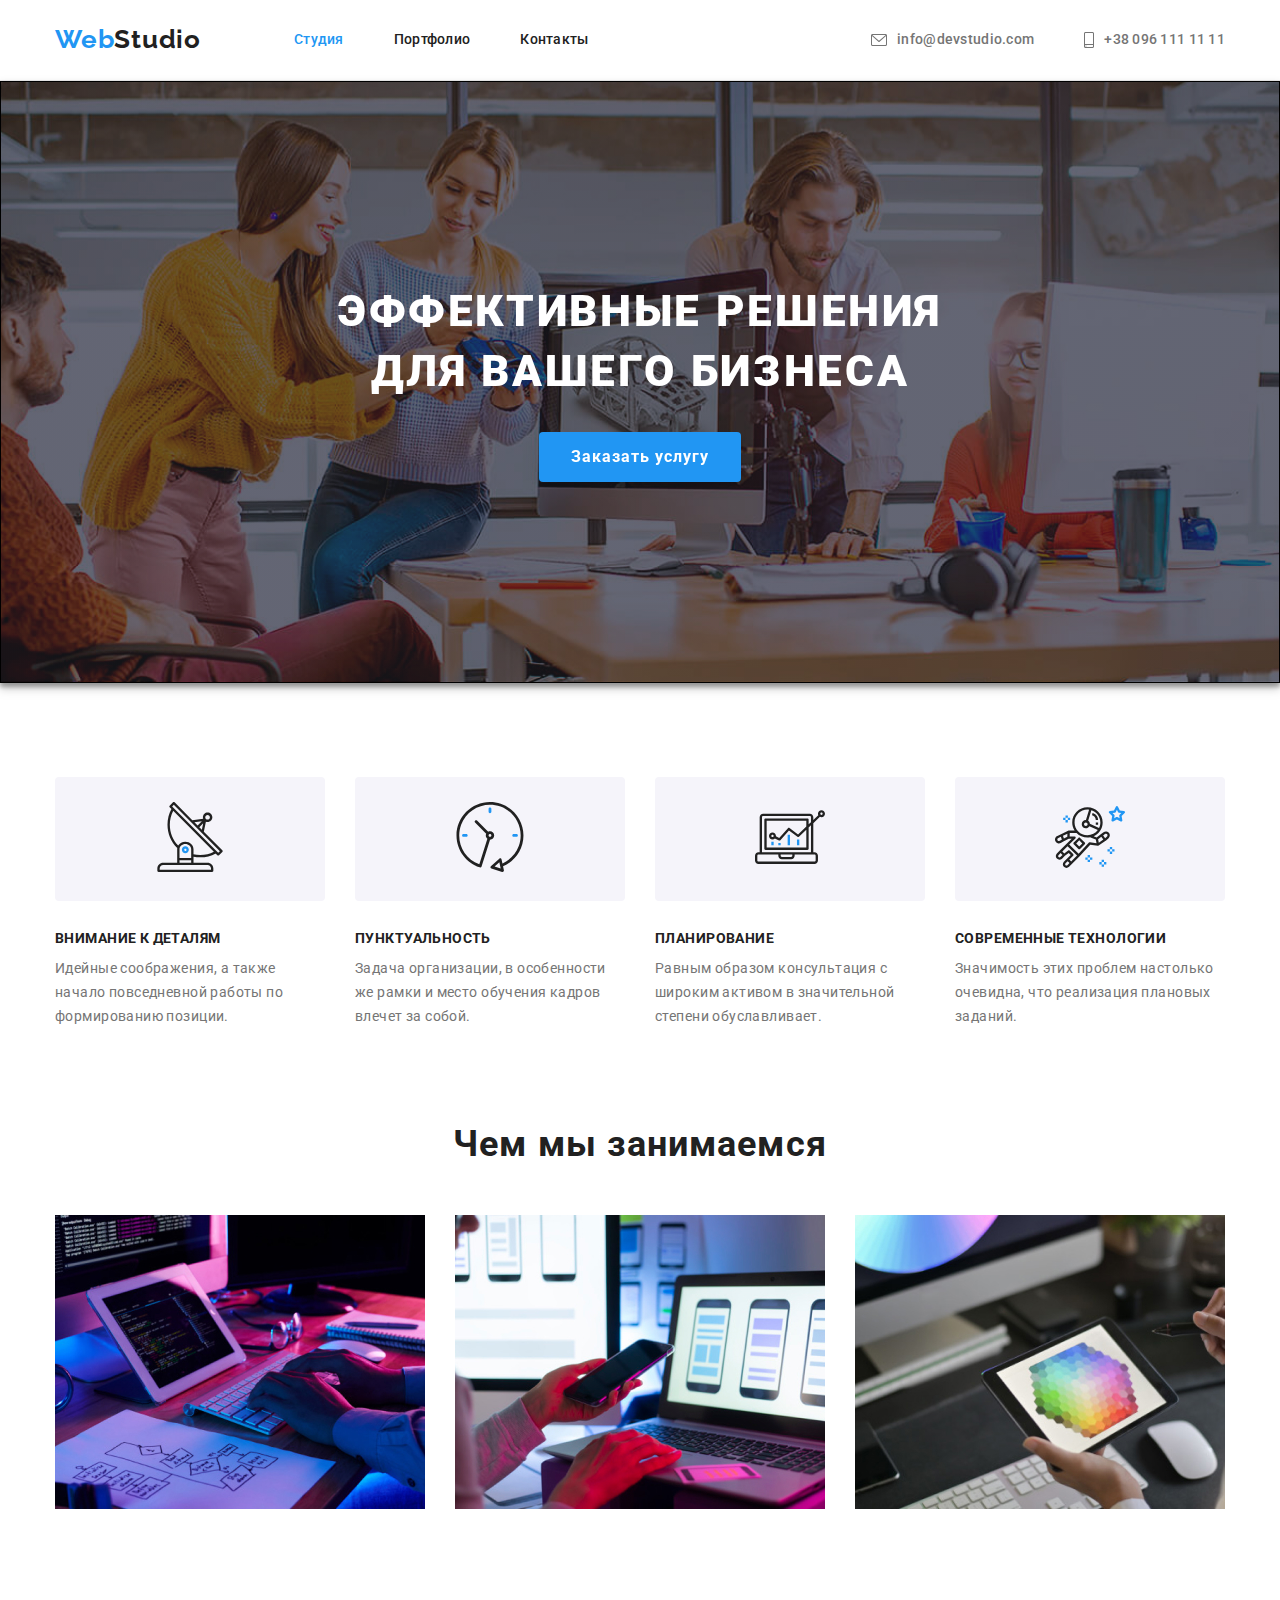
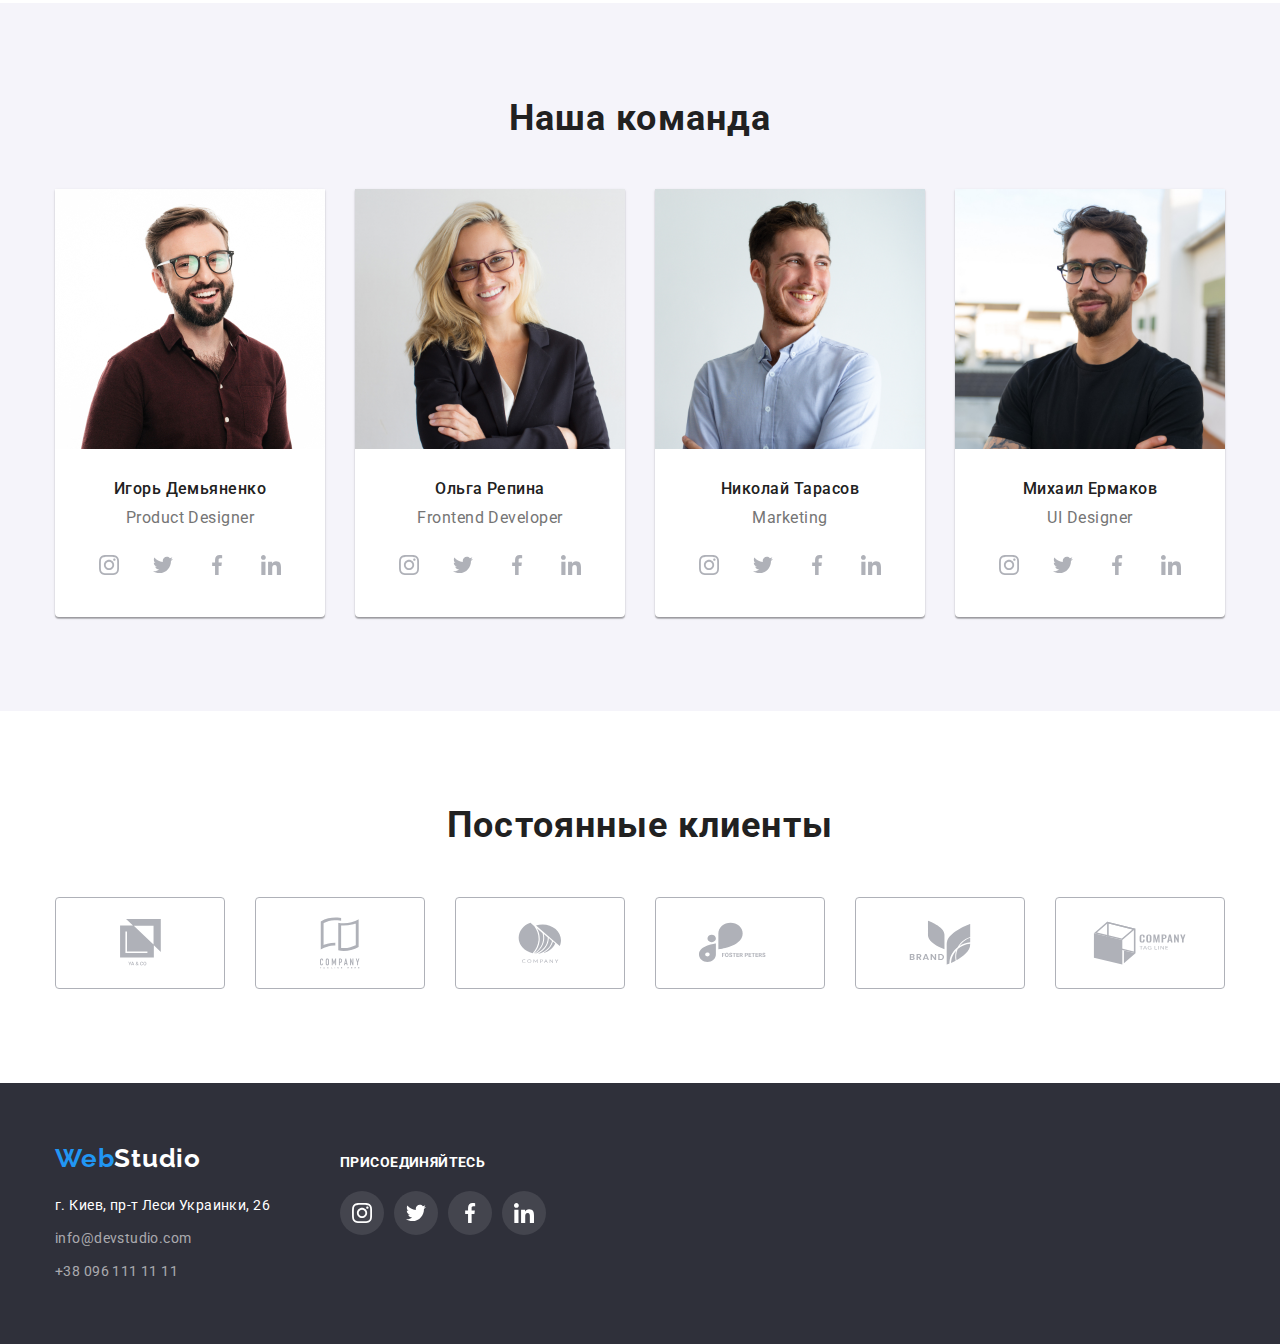
<file: index.html>
<!DOCTYPE html>
<html lang="ru">
  <head>
    <meta charset="UTF-8" />
    <meta http-equiv="X-UA-Compatible" content="IE=edge" />
    <meta name="viewport" content="width=device-width, initial-scale=1.0" />
    <title>WebStudio</title>
    <link rel="preconnect" href="https://fonts.gstatic.com" />
    <link
      href="https://fonts.googleapis.com/css2?family=Raleway:wght@700&family=Roboto:wght@400;500;700;900&display=swap"
      rel="stylesheet"
    />
    <link
      rel="stylesheet"
      href="https://cdnjs.cloudflare.com/ajax/libs/modern-normalize/1.0.0/modern-normalize.min.css"
    />
    <link rel="stylesheet" href="./css/styles.css" />
  </head>
  <body>
    <!-- header -->
    <header class="page-header">
      <div class="container header-container">
        <a href="./index.html" class="logo">Web<span class="logo-span-header">Studio</span></a>
        <nav class="page-nav">
          <ul class="nav-list list">
            <li class="nav-list-item">
              <a href="./index.html" class="current-page nav-link link">Студия</a>
            </li>
            <li class="nav-list-item">
              <a href="./portfolio.html" class="nav-link link">Портфолио</a>
            </li>
            <li class="nav-list-item"><a href="" class="nav-link link">Контакты</a></li>
          </ul>
        </nav>
        <ul class="header-contacts-list list">
          <li class="header-contacts-list-item">
            <a href="mailto:info@devstudio.com" class="header-contacts-link link">
              <svg class="envelope-icon">
                <use href="./images/icons.svg#icon-envelope"></use>
              </svg>
              info@devstudio.com
            </a>
          </li>
          <li class="header-contacts-list-item">
            <a href="tel:+380961111111" class="header-contacts-link link">
              <svg class="smartphone-icon">
                <use href="./images/icons.svg#icon-smartphone"></use>
              </svg>
              +38 096 111 11 11
            </a>
          </li>
        </ul>
      </div>
    </header>
    <!-- header -->
    <main>
      <!-- HERO section -->
      <section class="hero section">
        <div class="container hero-container">
          <h1 class="hero-title">Эффективные решения для вашего бизнеса</h1>
          <button type="button" class="button hero-button">Заказать услугу</button>
        </div>
      </section>
      <!-- HERO section -->

      <!-- advantages section -->
      <section class="advantages-section section">
        <div class="container advantages-container">
          <h2 class="hidden">Преимущества</h2>
          <ul class="advantages-list list">
            <li class="advantages-list-item">
              <div class="advantages-svg-background">
                <svg class="antenna-icon">
                  <use href="./images/icons.svg#icon-antenna"></use>
                </svg>
              </div>
              <h3 class="advantages-title title">Внимание к деталям</h3>
              <p class="advantages-text text">
                Идейные соображения, а также начало повседневной работы по формированию позиции.
              </p>
            </li>
            <li class="advantages-list-item">
              <div class="advantages-svg-background">
                <svg class="clock-icon">
                  <use href="./images/icons.svg#icon-clock"></use>
                </svg>
              </div>
              <h3 class="advantages-title title">Пунктуальность</h3>
              <p class="advantages-text text">
                Задача организации, в особенности же рамки и место обучения кадров влечет за собой.
              </p>
            </li>
            <li class="advantages-list-item">
              <div class="advantages-svg-background">
                <svg class="diagram-icon">
                  <use href="./images/icons.svg#icon-diagram"></use>
                </svg>
              </div>
              <h3 class="advantages-title title">Планирование</h3>
              <p class="advantages-text text">
                Равным образом консультация с широким активом в значительной степени обуславливает.
              </p>
            </li>
            <li class="advantages-list-item">
              <div class="advantages-svg-background">
                <svg class="astronaut-icon">
                  <use href="./images/icons.svg#icon-astronaut"></use>
                </svg>
              </div>
              <h3 class="advantages-title title">Современные технологии</h3>
              <p class="advantages-text text">
                Значимость этих проблем настолько очевидна, что реализация плановых заданий.
              </p>
            </li>
          </ul>
        </div>
      </section>
      <!-- advantages section -->

      <!-- what are we doing section -->
      <section class="what-are-we-doing-section section">
        <div class="container what-are-we-doing-container">
          <h2 class="what-are-we-doing-title title">Чем мы занимаемся</h2>
          <ul class="what-are-we-doing-list list">
            <li class="what-are-we-doing-list-item">
              <img src="./images/layout.jpg" alt="Разрабатываем макет" width="370" class="image" />
            </li>
            <li class="what-are-we-doing-list-item">
              <img src="./images/layout1.jpg" alt="Адаптируем макет" width="370" class="image" />
            </li>
            <li class="what-are-we-doing-list-item">
              <img src="./images/layout2.jpg" alt="Рисуем макет" width="370" class="image" />
            </li>
          </ul>
        </div>
      </section>
      <!-- what are we doing section -->

      <!-- our team section -->
      <section class="our-team-section section">
        <div class="container our-team-container">
          <h2 class="our-team-title title">Наша команда</h2>
          <ul class="our-team-list list">
            <li class="our-team-list-item">
              <img
                src="./images/ihor.jpg"
                alt="Член команды, Product Designer"
                width="270"
                class="img-team image"
              />

              <div class="our-team-text-container">
                <h3 class="our-team-second-title title">Игорь Демьяненко</h3>
                <p class="our-team-text text">Product Designer</p>
                <ul class="our-team-social-media-list list">
                  <li class="our-team-social-media-list-item">
                    <a href="" class="our-team-social-media-list-link link icon-container">
                      <svg class="our-team-social-media-list-item-icon">
                        <use href="./images/icons.svg#icon-instagram"></use>
                      </svg>
                    </a>
                  </li>
                  <li class="our-team-social-media-list-item">
                    <a href="" class="our-team-social-media-list-link link icon-container">
                      <svg class="our-team-social-media-list-item-icon">
                        <use href="./images/icons.svg#icon-twitter"></use>
                      </svg>
                    </a>
                  </li>
                  <li class="our-team-social-media-list-item">
                    <a href="" class="our-team-social-media-list-link link icon-container">
                      <svg class="our-team-social-media-list-item-icon">
                        <use href="./images/icons.svg#icon-facebook"></use>
                      </svg>
                    </a>
                  </li>
                  <li class="our-team-social-media-list-item">
                    <a href="" class="our-team-social-media-list-link link icon-container">
                      <svg class="our-team-social-media-list-item-icon">
                        <use href="./images/icons.svg#icon-linkedin"></use>
                      </svg>
                    </a>
                  </li>
                </ul>
              </div>
            </li>
            <li class="our-team-list-item">
              <img
                src="./images/olga.jpg"
                alt="Член команды, FrontEnd Developer"
                width="270"
                class="img-team image"
              />

              <div class="our-team-text-container">
                <h3 class="our-team-second-title title">Ольга Репина</h3>
                <p class="our-team-text text">Frontend Developer</p>
                <ul class="our-team-social-media-list list">
                  <li class="our-team-social-media-list-item">
                    <a href="" class="our-team-social-media-list-link link icon-container">
                      <svg class="our-team-social-media-list-item-icon">
                        <use href="./images/icons.svg#icon-instagram"></use>
                      </svg>
                    </a>
                  </li>
                  <li class="our-team-social-media-list-item">
                    <a href="" class="our-team-social-media-list-link link icon-container">
                      <svg class="our-team-social-media-list-item-icon">
                        <use href="./images/icons.svg#icon-twitter"></use>
                      </svg>
                    </a>
                  </li>
                  <li class="our-team-social-media-list-item">
                    <a href="" class="our-team-social-media-list-link link icon-container">
                      <svg class="our-team-social-media-list-item-icon">
                        <use href="./images/icons.svg#icon-facebook"></use>
                      </svg>
                    </a>
                  </li>
                  <li class="our-team-social-media-list-item">
                    <a href="" class="our-team-social-media-list-link link icon-container">
                      <svg class="our-team-social-media-list-item-icon">
                        <use href="./images/icons.svg#icon-linkedin"></use>
                      </svg>
                    </a>
                  </li>
                </ul>
              </div>
            </li>
            <li class="our-team-list-item">
              <img
                src="./images/nikolay.jpg"
                alt="Член команды, Marketing"
                width="270"
                class="img-team image"
              />

              <div class="our-team-text-container">
                <h3 class="our-team-second-title title">Николай Тарасов</h3>
                <p class="our-team-text text">Marketing</p>
                <ul class="our-team-social-media-list list">
                  <li class="our-team-social-media-list-item">
                    <a href="" class="our-team-social-media-list-link link icon-container">
                      <svg class="our-team-social-media-list-item-icon">
                        <use href="./images/icons.svg#icon-instagram"></use>
                      </svg>
                    </a>
                  </li>
                  <li class="our-team-social-media-list-item">
                    <a href="" class="our-team-social-media-list-link link icon-container">
                      <svg class="our-team-social-media-list-item-icon">
                        <use href="./images/icons.svg#icon-twitter"></use>
                      </svg>
                    </a>
                  </li>
                  <li class="our-team-social-media-list-item">
                    <a href="" class="our-team-social-media-list-link link icon-container">
                      <svg class="our-team-social-media-list-item-icon">
                        <use href="./images/icons.svg#icon-facebook"></use>
                      </svg>
                    </a>
                  </li>
                  <li class="our-team-social-media-list-item">
                    <a href="" class="our-team-social-media-list-link link icon-container">
                      <svg class="our-team-social-media-list-item-icon">
                        <use href="./images/icons.svg#icon-linkedin"></use>
                      </svg>
                    </a>
                  </li>
                </ul>
              </div>
            </li>
            <li class="our-team-list-item">
              <img
                src="./images/michael.jpg"
                alt="Член команды, UI Designer"
                width="270"
                class="img-team image"
              />

              <div class="our-team-text-container">
                <h3 class="our-team-second-title title">Михаил Ермаков</h3>
                <p class="our-team-text text">UI Designer</p>
                <ul class="our-team-social-media-list list">
                  <li class="our-team-social-media-list-item">
                    <a href="" class="our-team-social-media-list-link link icon-container">
                      <svg class="our-team-social-media-list-item-icon">
                        <use href="./images/icons.svg#icon-instagram"></use>
                      </svg>
                    </a>
                  </li>
                  <li class="our-team-social-media-list-item">
                    <a href="" class="our-team-social-media-list-link link icon-container">
                      <svg class="our-team-social-media-list-item-icon">
                        <use href="./images/icons.svg#icon-twitter"></use>
                      </svg>
                    </a>
                  </li>
                  <li class="our-team-social-media-list-item">
                    <a href="" class="our-team-social-media-list-link link icon-container">
                      <svg class="our-team-social-media-list-item-icon">
                        <use href="./images/icons.svg#icon-facebook"></use>
                      </svg>
                    </a>
                  </li>
                  <li class="our-team-social-media-list-item">
                    <a href="" class="our-team-social-media-list-link link icon-container">
                      <svg class="our-team-social-media-list-item-icon">
                        <use href="./images/icons.svg#icon-linkedin"></use>
                      </svg>
                    </a>
                  </li>
                </ul>
              </div>
            </li>
          </ul>
        </div>
      </section>

      <section class="clients-section section">
        <div class="clients-section-container container">
          <h2 class="clients-title title">Постоянные клиенты</h2>
          <ul class="clients-list list">
            <li class="clients-list-item">
              <a href="" class="clients-list-item-link client-icon-container">
                <svg class="client-icon client1">
                  <use href="./images/icons.svg#icon-client1"></use>
                </svg>
              </a>
            </li>
            <li class="clients-list-item">
              <a href="" class="clients-list-item-link client-icon-container">
                <svg class="client-icon client2">
                  <use href="./images/icons.svg#icon-client2"></use>
                </svg>
              </a>
            </li>
            <li class="clients-list-item">
              <a href="" class="clients-list-item-link client-icon-container">
                <svg class="client-icon client3">
                  <use href="./images/icons.svg#icon-client3"></use>
                </svg>
              </a>
            </li>
            <li class="clients-list-item">
              <a href="" class="clients-list-item-link client-icon-container">
                <svg class="client-icon client4">
                  <use href="./images/icons.svg#icon-client4"></use>
                </svg>
              </a>
            </li>
            <li class="clients-list-item">
              <a href="" class="clients-list-item-link client-icon-container">
                <svg class="client-icon client5">
                  <use href="./images/icons.svg#icon-client5"></use>
                </svg>
              </a>
            </li>
            <li class="clients-list-item">
              <a href="" class="clients-list-item-link client-icon-container">
                <svg class="client-icon client6">
                  <use href="./images/icons.svg#icon-client6"></use>
                </svg>
              </a>
            </li>
          </ul>
        </div>
      </section>
      <!-- our team section -->
    </main>
    <!-- footer -->
    <footer class="page-footer">
      <div class="container footer-container">
        <div class="address-container">
          <a href="./index.html" class="logo">Web<span class="footer-logo">Studio</span></a>
          <address class="page-address">
            <p class="address-text text">г. Киев, пр-т Леси Украинки, 26</p>
            <ul class="address-list list">
              <li class="address-list-item">
                <a href="mailto:info@devstudio.com" class="address-link link">info@devstudio.com</a>
              </li>
              <li class="address-list-item">
                <a href="tel:+380961111111" class="address-link link">+38 096 111 11 11</a>
              </li>
            </ul>
          </address>
        </div>
        <div>
          <section class="social-media-section section">
            <p class="social-media-section-text text">присоединяйтесь</p>
            <ul class="social-media-list list">
              <li class="social-media-list-item">
                <a href="" class="social-media-list-item-link">
                  <svg class="social-media-icon">
                    <use href="./images/icons.svg#icon-instagram"></use>
                  </svg>
                </a>
              </li>
              <li class="social-media-list-item">
                <a href="" class="social-media-list-item-link">
                  <svg class="social-media-icon">
                    <use href="./images/icons.svg#icon-twitter"></use>
                  </svg>
                </a>
              </li>
              <li class="social-media-list-item">
                <a href="" class="social-media-list-item-link">
                  <svg class="social-media-icon">
                    <use href="./images/icons.svg#icon-facebook"></use>
                  </svg>
                </a>
              </li>
              <li class="social-media-list-item">
                <a href="" class="social-media-list-item-link">
                  <svg class="social-media-icon">
                    <use href="./images/icons.svg#icon-linkedin"></use>
                  </svg>
                </a>
              </li>
            </ul>
          </section>
        </div>
      </div>
    </footer>
    <!-- footer -->
  </body>
</html>
</file>
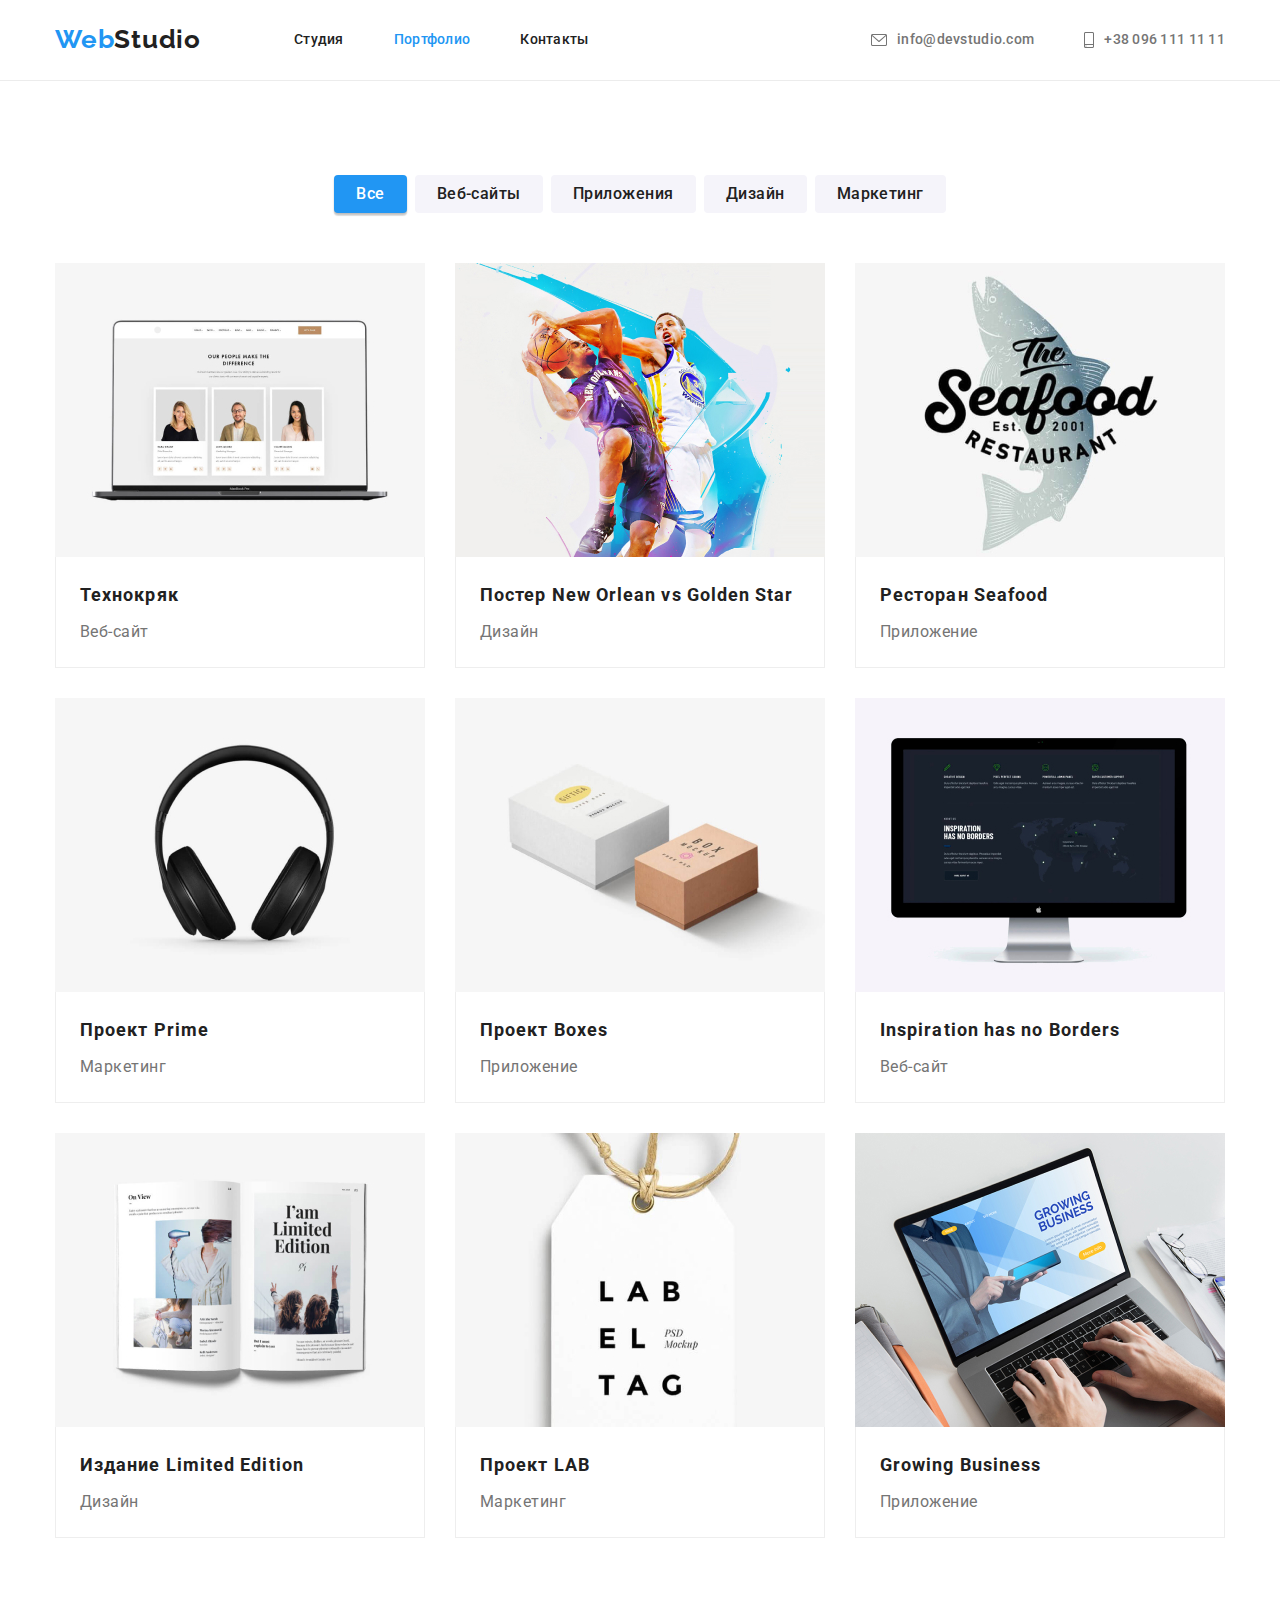
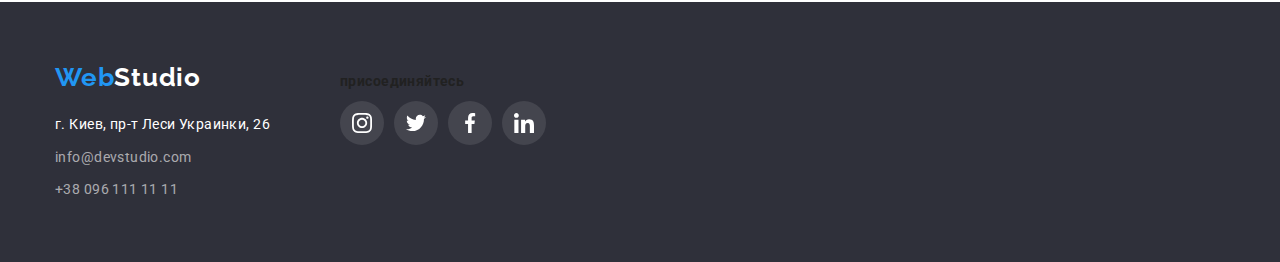
<file: portfolio.html>
<!DOCTYPE html>
<html lang="ru">
  <head>
    <meta charset="UTF-8" />
    <meta http-equiv="X-UA-Compatible" content="IE=edge" />
    <meta name="viewport" content="width=device-width, initial-scale=1.0" />
    <title>Портфолио</title>
    <link rel="preconnect" href="https://fonts.gstatic.com" />
    <link
      href="https://fonts.googleapis.com/css2?family=Raleway:wght@700&family=Roboto:wght@400;500;700;900&display=swap"
      rel="stylesheet"
    />
    <link
      rel="stylesheet"
      href="https://cdnjs.cloudflare.com/ajax/libs/modern-normalize/1.0.0/modern-normalize.min.css"
    />
    <link rel="stylesheet" href="./css/styles.css" />
  </head>
  <body>
    <!-- header -->
    <header class="page-header">
      <div class="container header-container">
        <a href="./index.html" class="logo">Web<span class="logo-span-header">Studio</span></a>
        <nav class="page-nav">
          <ul class="nav-list list">
            <li class="nav-list-item">
              <a href="./index.html" class="nav-link link">Студия</a>
            </li>
            <li class="nav-list-item">
              <a href="./portfolio.html" class="current-page nav-link link">Портфолио</a>
            </li>
            <li class="nav-list-item"><a href="" class="nav-link link">Контакты</a></li>
          </ul>
        </nav>
        <ul class="header-contacts-list list">
          <li class="header-contacts-list-item">
            <a href="mailto:info@devstudio.com" class="header-contacts-link link">
              <svg class="envelope-icon">
                <use href="./images/icons.svg#icon-envelope"></use>
              </svg>
              info@devstudio.com
            </a>
          </li>
          <li class="header-contacts-list-item">
            <a href="tel:+380961111111" class="header-contacts-link link">
              <svg class="smartphone-icon">
                <use href="./images/icons.svg#icon-smartphone"></use>
              </svg>
              +38 096 111 11 11
            </a>
          </li>
        </ul>
      </div>
    </header>
    <!-- header -->
    <main>
      <!-- portfolio section -->
      <section class="portfolio-section section">
        <div class="container portfolio-container">
          <h1 class="hidden">Наше Портфолио</h1>
          <!-- filter buttons -->
          <ul class="filter-buttons list">
            <li class="filter-buttons-item">
              <button type="button" class="button current-button">Все</button>
            </li>
            <li class="filter-buttons-item">
              <button type="button" class="button">Веб-сайты</button>
            </li>
            <li class="filter-buttons-item">
              <button type="button" class="button">Приложения</button>
            </li>
            <li class="filter-buttons-item">
              <button type="button" class="button">Дизайн</button>
            </li>
            <li class="filter-buttons-item">
              <button type="button" class="button">Маркетинг</button>
            </li>
          </ul>
          <!-- filter buttons -->

          <!-- portfolio list -->
          <ul class="portfolio-list list">
            <li class="portfolio-list-item">
              <a href="" class="portfolio-list-link link">
                <div class="card-wrapper">
                  <img
                    src="./images/technokryak.jpg"
                    alt="Веб-сайт"
                    width="370"
                    class="img-portfolio image"
                  />
                  <div class="text-wrapper">
                    <h2 class="portfolio-title title">Технокряк</h2>
                    <p class="portfolio-text text">Веб-сайт</p>
                  </div>
                </div>
              </a>
            </li>
            <li class="portfolio-list-item">
              <a href="" class="portfolio-list-link link">
                <div class="card-wrapper">
                  <img
                    src="./images/design.jpg"
                    alt="Дизайн"
                    width="370"
                    class="img-portfolio image"
                  />
                  <div class="text-wrapper">
                    <h2 class="portfolio-title title">Постер New Orlean vs Golden Star</h2>
                    <p class="portfolio-text text">Дизайн</p>
                  </div>
                </div>
              </a>
            </li>
            <li class="portfolio-list-item">
              <a href="" class="portfolio-list-link link">
                <div class="card-wrapper">
                  <img
                    src="./images/app.jpg"
                    alt="Приложение"
                    width="370"
                    class="img-portfolio image"
                  />
                  <div class="text-wrapper">
                    <h2 class="portfolio-title title">Ресторан Seafood</h2>
                    <p class="portfolio-text text">Приложение</p>
                  </div>
                </div>
              </a>
            </li>
            <li class="portfolio-list-item">
              <a href="" class="portfolio-list-link link">
                <div class="card-wrapper">
                  <img
                    src="./images/marketing.jpg"
                    alt="Маркетинг"
                    width="370"
                    class="img-portfolio image"
                  />
                  <div class="text-wrapper">
                    <h2 class="portfolio-title title">Проект Prime</h2>
                    <p class="portfolio-text text">Маркетинг</p>
                  </div>
                </div>
              </a>
            </li>
            <li class="portfolio-list-item">
              <a href="" class="portfolio-list-link link">
                <div class="card-wrapper">
                  <img
                    src="./images/app-boxes.jpg"
                    alt="Приложение"
                    width="370"
                    class="img-portfolio image"
                  />
                  <div class="text-wrapper">
                    <h2 class="portfolio-title title">Проект Boxes</h2>
                    <p class="portfolio-text text">Приложение</p>
                  </div>
                </div>
              </a>
            </li>
            <li class="portfolio-list-item">
              <a href="" class="portfolio-list-link link">
                <div class="card-wrapper">
                  <img
                    src="./images/website.jpg"
                    alt="Веб-сайт"
                    width="370"
                    class="img-portfolio image"
                  />
                  <div class="text-wrapper">
                    <h2 class="portfolio-title title">Inspiration has no Borders</h2>
                    <p class="portfolio-text text">Веб-сайт</p>
                  </div>
                </div>
              </a>
            </li>
            <li class="portfolio-list-item">
              <a href="" class="portfolio-list-link link">
                <div class="card-wrapper">
                  <img
                    src="./images/design-limited.jpg"
                    alt="Дизайн"
                    width="370"
                    class="img-portfolio image"
                  />
                  <div class="text-wrapper">
                    <h2 class="portfolio-title title">Издание Limited Edition</h2>
                    <p class="portfolio-text text">Дизайн</p>
                  </div>
                </div>
              </a>
            </li>
            <li class="portfolio-list-item">
              <a href="" class="portfolio-list-link link">
                <div class="card-wrapper">
                  <img
                    src="./images/marketing-lab.jpg"
                    alt="Маркетинг"
                    width="370"
                    class="img-portfolio image"
                  />
                  <div class="text-wrapper">
                    <h2 class="portfolio-title title">Проект LAB</h2>
                    <p class="portfolio-text text">Маркетинг</p>
                  </div>
                </div>
              </a>
            </li>
            <li class="portfolio-list-item">
              <a href="" class="portfolio-list-link link">
                <div class="card-wrapper">
                  <img
                    src="./images/app-buisness.jpg"
                    alt="Приложение"
                    width="370"
                    class="img-portfolio image"
                  />
                  <div class="text-wrapper">
                    <h2 class="portfolio-title title">Growing Business</h2>
                    <p class="portfolio-text text">Приложение</p>
                  </div>
                </div>
              </a>
            </li>
          </ul>
          <!-- portfolio list -->
        </div>
      </section>
      <!-- portfolio section -->
    </main>
    <!-- footer -->
    <footer class="page-footer">
      <div class="container footer-container">
        <div class="address-container">
          <a href="./index.html" class="logo">Web<span class="footer-logo">Studio</span></a>
          <address class="page-address">
            <p class="address-text text">г. Киев, пр-т Леси Украинки, 26</p>
            <ul class="address-list list">
              <li class="address-list-item">
                <a href="mailto:info@devstudio.com" class="address-link link">info@devstudio.com</a>
              </li>
              <li class="address-list-item">
                <a href="tel:+380961111111" class="address-link link">+38 096 111 11 11</a>
              </li>
            </ul>
          </address>
        </div>
        <div>
          <section class="social-media-section section">
            <h2 class="social-media-section-title title">присоединяйтесь</h2>
            <ul class="social-media-list list">
              <li class="social-media-list-item">
                <a href="" class="social-media-list-item-link">
                  <svg class="social-media-icon">
                    <use href="./images/icons.svg#icon-instagram"></use>
                  </svg>
                </a>
              </li>
              <li class="social-media-list-item">
                <a href="" class="social-media-list-item-link">
                  <svg class="social-media-icon">
                    <use href="./images/icons.svg#icon-twitter"></use>
                  </svg>
                </a>
              </li>
              <li class="social-media-list-item">
                <a href="" class="social-media-list-item-link">
                  <svg class="social-media-icon">
                    <use href="./images/icons.svg#icon-facebook"></use>
                  </svg>
                </a>
              </li>
              <li class="social-media-list-item">
                <a href="" class="social-media-list-item-link">
                  <svg class="social-media-icon">
                    <use href="./images/icons.svg#icon-linkedin"></use>
                  </svg>
                </a>
              </li>
            </ul>
          </section>
        </div>
      </div>
    </footer>
    <!-- footer -->
  </body>
</html>
</file>
<file: css/styles.css>
:root {
  --main-active-color: #2196f3;
  --background-color: #ffffff;
  --title-color: #212121;
  --hero-background-color: #2f303a;
  --text-color: #757575;
  --transparent-white-color: rgba(255, 255, 255, 0.6);
  --white-buttons-color: #f5f4fa;
  --header-border: #ECECEC;
  --portfolio-item-border: #EEEEEE;
  --social-meadia-logo: #afb1b8;
}

/* body styles */
body {
  background-color: var(--background-color);
  font-family: Roboto, sans-serif;
  font-style: normal;
}

ul {
  margin: 0;
  padding: 0;
}
/* body styles */

/* HIDDEN */
.hidden {
  color: transparent;

  font-size: 0px;
  line-height: 0;
}
/* HIDDEN */

/* container */
.container {
  width: 1200px;
  padding-left: 15px;
  padding-right: 15px;
  margin-left: auto;
  margin-right: auto;
}
/* container */

/* section defolt top and bootom paddings */
.section {
  padding-top: 94px;
  padding-bottom: 94px;
}
/* section defolt top and bootom paddings */

/* add text and title defolt styles */
.title {
  font-weight: 700;
  font-size: 14px;
  line-height: 1.14;
  letter-spacing: 0.03em;

  color: var(--title-color);
}

.text {
  font-weight: 400;
  font-size: 14px;
  line-height: 1.71;
  letter-spacing: 0.03em;

  color: var(--text-color);
}
/* add text and title defolt styles */

/* add button defolt button styles */
.button {
  cursor: pointer;
  border: 0px;

  font-weight: 500;
  font-size: 16px;
  line-height: 1.62;
  text-align: center;
  letter-spacing: 0.03em; 
  white-space: nowrap;

  color: var(--title-color);
  background-color: var(--white-buttons-color);
  
  padding: 6px 22px;
  border-radius: 4px;
}

.button:hover, .button:focus {
  color: var(--background-color);
  background-color: var(--main-active-color);
}

.current-button {
  color: var(--background-color);
  background-color: var(--main-active-color);
}
/* add button defolt button styles */

/* delete styles for links and lists */
.link {
  text-decoration: none;
  color: var(--title-color);
}

.list {
  list-style: none;
}
/* delete styles for links and lists */

.image {
  display: block;
}

/* add my own defolt link styles */
.link:hover,
.link:focus {
  color: var(--main-active-color);
}
/* add my own defolt link styles */

/* header */
.page-header {
  border-bottom: 1px solid var(--header-border);
}

.header-container {
  display: flex;
  align-items: center;
}

.logo {
  color: var(--main-active-color);

  font-family: Raleway;
  font-weight: 700;
  font-size: 26px;
  line-height: 1.19;
  letter-spacing: 0.03em;
  text-decoration: none;

  padding-top: 24px;
  padding-bottom: 25px;
  margin-right: 93px;
}

.logo-span-header {
  color: var(--title-color);
}

.page-nav {
  margin-right: auto;
}

.nav-list {
  display: flex;
  padding: 0;
  margin-top: 0;
  margin-bottom: 0;
}

.current-page.nav-link {
  color: var(--main-active-color);
}

.nav-link {
  font-weight: 500;
  font-size: 14px;
  line-height: 1.14;
  letter-spacing: 0.02em;

  color: var(--title-color);

  display: block;
  padding-top: 32px;
  padding-bottom: 32px;
}

.nav-list-item:not(:last-child) {
  margin-right: 50px;
}

.header-contacts-list {
  display: flex;
  padding-left: 0;
  margin-top: 0;
  margin-bottom: 0;
}

.header-contacts-list-item:not(:last-child) {
  margin-right: 50px;
}

.header-contacts-link {
  font-weight: 500;
  font-size: 14px;
  line-height: 1.14;
  letter-spacing: 0.02em;

  color: var(--text-color);

  display: flex;
  align-items: center;
  padding-top: 32px;
  padding-bottom: 32px;
}

.envelope-icon {
  fill: currentColor;

  display: block;
  width: 16px;
  height: 12px;
  margin-right: 10px;
}

.smartphone-icon {
  fill: currentColor;

  width: 10px;
  height: 16px;
  margin-right: 10px;
}


/* header */

/* main studio(index)*/
  /* main studio(index)*/
    /* main studio(index)*/

/* hero section */
.hero {
  border: 1px solid #000000;
  box-shadow: 0px 4px 4px rgba(0, 0, 0, 0.25);
  filter: drop-shadow(0px 4px 4px rgba(0, 0, 0, 0.25));

  /* background-image: ; */
  background-image: linear-gradient(to right, 
  rgba(47, 48, 58, 0.4), 
  rgba(47, 48, 58, 0.4)), 
  url("../images/hero1.jpg");
  background-repeat: no-repeat;
  max-width: 1600px;
  background-position: center;
  background-size: cover;

  background-color: var(--hero-background-color);
  
  padding-top: 200px;
  padding-bottom: 200px;
  margin: 0 auto;

  
}

.hero-container {
  text-align: center;
  /* background-color: var(--hero-background-color); */

} 

.hero-title {
  font-weight: 900;
  font-size: 44px;
  line-height: 1.36;
  letter-spacing: 0.06em;
  text-transform: uppercase;
  text-align: center;

  color: var(--background-color);

  margin-left: auto;
  margin-right: auto;
  margin-bottom: 30px;
  margin-top: 0;
  display: block;
  width: 696px;
 
}

.hero-button {
  font-family: Roboto;
  font-style: normal;
  font-weight: 700;
  font-size: 16px;
  line-height: 1.87;
  letter-spacing: 0.06em;
  text-align: center;

  color: var(--background-color);
  background-color: var(--main-active-color);

  display: block;
  padding: 10px 32px; 
  border-radius: 4px;
  box-shadow: 0px 4px 4px rgba(0, 0, 0, 0.15);
  margin: 0 auto;
}
/* hero section */

/* advantages section */

.advantages-list {
  display: flex;
  padding-left: 0;
  margin-top: 0;
  margin-bottom: 0;
}

.advantages-list-item:not(:last-child) {
  margin-right: 30px;
}

.advantages-svg-background {
  background-color: var(--white-buttons-color);
  border-radius: 4px;
  padding: 25px 100px;
  margin-bottom: 30px;
}

.antenna-icon {
  width: 70px;
  height: 70px;
}

.clock-icon {
  width: 70px;
  height: 70px;
}

.diagram-icon {
  width: 70px;
  height: 70px;
}

.astronaut-icon {
  width: 70px;
  height: 70px;
}

.advantages-title {
  text-transform: uppercase;
  margin-top: 0;
  margin-bottom: 10px;
}

.advantages-text {
  margin-top: 0;
  margin-bottom: 0;
}
/* advantages section */

/* what are we doing section */
.what-are-we-doing-section {
  padding-top: 0;
}

.what-are-we-doing-title {
  font-size: 36px;
  line-height: 1.17;
  text-align: center;

  margin-top: 0;
  margin-bottom: 50px;
}

.what-are-we-doing-list {
  display: flex;
  padding-left: 0;
}

.what-are-we-doing-list-item:not(:last-child) {
  margin-right: 30px;
}
/* what are we doing section */

/* our team section */
.our-team-section {
  background-color: var(--white-buttons-color);

}

.our-team-title {
  font-size: 36px;
  line-height: 1.17;
  text-align: center;
  margin-top: 0;
  margin-bottom: 50px;
}

.our-team-list {
  display: flex;
}

.our-team-social-media-list {
  display: flex;
}

.our-team-list-item {
  background: var(--background-color);

  box-shadow: 0px 1px 3px rgba(0, 0, 0, 0.12), 0px 1px 1px rgba(0, 0, 0, 0.14), 0px 2px 1px rgba(0, 0, 0, 0.2);
  border-radius: 0px 0px 4px 4px; 

  padding-top: 0;
  /* padding-right: 32px;
  padding-bottom: 30px;
  padding-left: 32px; */
}

.our-team-list-item:not(:last-child) {
  margin-right: 30px;
}

.our-team-social-media-list-item:not(:last-child) {
    margin-right: 10px;
}

.our-team-second-title {
  font-weight: 500;
  font-size: 16px;
  line-height: 1.19;
  text-align: center;

  margin-top: 0;
  margin-bottom: 10px;
}

.our-team-text {
  font-size: 16px;
  line-height: 1.19;
  text-align: center;

  margin-top: 0;
  margin-bottom: 16px;
}

.our-team-social-media-list-link {
  width: 44px;
  height: 44px;
}

.our-team-social-media-list-link {
  border-radius: 50%;
}

.icon-container {
  display: flex;
  justify-content: center;
  align-items: center;
}

.our-team-social-media-list-item-icon {
  width: 20px;
  height: 20px;
  fill: var(--social-meadia-logo);
}

.our-team-text-container {
  padding-top: 30px;
  padding-right: 32px;
  padding-bottom: 30px;
  padding-left: 32px;
}

.our-team-social-media-list-link:hover, 
.our-team-social-media-list-link:focus {
  background-color: var(--main-active-color);
  border-radius: 50%;
}

.our-team-social-media-list-link:hover .our-team-social-media-list-item-icon,
.our-team-social-media-list-link:focus .our-team-social-media-list-item-icon{
  fill: var(--background-color);
}
/* our team section */

/* clients section */

.clients-title {
  text-align: center;
  font-size: 36px;
  line-height: 1.16;

  margin-top: 0;
  margin-bottom: 50px;
}

.clients-list {
  display: flex;
  justify-content: center;
}

.clients-list-item:not(:last-child) {
  margin-right: 30px;
}


.clients-list-item-link {
border: 1px solid var(--social-meadia-logo);
border-radius: 4px;
}

.clients-list-item-link:hover,
.clients-list-item-link:focus {
  border-color: var(--main-active-color);
}

.client-icon-container {
  display: flex;
  justify-content: center;
  align-items: center;

  width: 170px;
  height: 92px;
}

.client-icon {
  fill: var(--social-meadia-logo);
}

.client1 {
  width: 41px;
  height: 46.7px;
}

.client2 {
  width: 40px;
  height: 52px;
}

.client3 {
  width: 43.46px;
  height: 41.18px;
}

.client4 {
  width: 84.44px;
  height: 40.62px;
}

.client5 {
  width: 62.54px;
  height: 45.43px;
}

.client6 {
  width: 93.79px;
  height: 43.93px;
}

.clients-list-item-link:hover .client-icon,
.clients-list-item-link:focus .client-icon{
  fill: var(--main-active-color);
}

/* clients section */

    /* main studio(index)*/
  /* main studio(index)*/
/* main studio(index)*/

/* main portfolio */
  /* main portfolio */
    /* main portfolio */

/* portfolio section */
.filter-buttons {
  display: flex;
  justify-content: center;

  padding-left: 0;
  margin-top: 0;
  margin-bottom: 50px;
}

.current-button {
  box-shadow: 0px 3px 1px rgba(0, 0, 0, 0.1), 0px 1px 2px rgba(0, 0, 0, 0.08), 0px 2px 2px rgba(0, 0, 0, 0.12);
  border-radius: 4px;
}

.filter-buttons .button:hover,
.filter-buttons .button:focus {
  box-shadow: 0px 3px 1px rgba(0, 0, 0, 0.1), 0px 1px 2px rgba(0, 0, 0, 0.08), 0px 2px 2px rgba(0, 0, 0, 0.12);
  border-radius: 4px;
}

.filter-buttons-item:not(:last-child) {
  margin-right: 8px;
}

.portfolio-list {
  display: flex;
  flex-wrap: wrap;
  padding-left: 0;
  margin-top: 0;
  margin-bottom: -30px;
  margin-right: -30px;
}

.portfolio-list-item {
  margin-bottom: 30px;
}

.portfolio-list-item:not(:nth-child(3n)) {
  margin-right: 30px;
}

.portfolio-list-item:nth-last-child(-n + 3) {
  margin-bottom: 0;
}

.portfolio-list-link:hover .card-wrapper,
.portfolio-list-link:focus .card-wrapper{
  box-shadow: 0px 1px 1px rgba(0, 0, 0, 0.12), 0px 4px 4px rgba(0, 0, 0, 0.06), 1px 4px 6px rgba(0, 0, 0, 0.16);
}

.text-wrapper {
  border-color: var(--portfolio-item-border);
  border-style: solid;
  border-left-width: 1px;
  border-right-width: 1px;
  border-bottom-width: 1px;
  border-top-width: 0;

  padding-top: 20px;
  padding-right: 24px;
  padding-bottom: 20px;
  padding-left: 24px;
}
.portfolio-title {
  font-size: 18px;
  line-height: 2.0;
  letter-spacing: 0.06em;
  
  margin-top: 0;
  margin-bottom: 4px;
}

.portfolio-text {
  font-size: 16px;
  line-height: 1.87;

  margin-top: 0;
  margin-bottom: 0;
}
/* portfolio section */

    /* main portfolio */
  /* main portfolio */
/* main portfolio */

/* footer */

/* .footer-container {
  padding-top: 60px;
  padding-bottom: 60px;
} */

.footer-container {
  display: flex;
  align-items: baseline;
}

.address-container {
  margin-right: 70px;
}

.footer-container .logo {
  display: block;
  padding-top: 0;
  padding-bottom: 0;
  margin-right: 0;
  margin-bottom: 20px;
}
.page-footer {
  background-color: var(--hero-background-color);
  padding-top: 60px;
  padding-bottom: 60px;
}
.footer-logo {
  color: var(--background-color);
}

.address-text {
  font-style: normal;

  color: var(--background-color);

  margin-top: 0;
  margin-bottom: 9px;
}

.address-list {
  margin-top: 0;
  margin-bottom: 0;
  padding-left: 0;
}

.address-list-item:not(:last-child) {
  margin-bottom: 9px;
}

.address-link {
  font-weight: 400;
  font-style: normal;
  font-size: 14px;
  line-height: 1.71;
  letter-spacing: 0.03em;

  color: var(--transparent-white-color);
}

.address-list:last-child {
  display: block;
}

.social-media-section {
  padding-top: 0;
  padding-bottom: 0;
}

.social-media-section-text {
text-transform: uppercase;
font-weight: 700;
font-size: 14px;
line-height: 1.14;

color: var(--background-color);

margin-top: 0;
margin-bottom: 20px;
} 

.social-media-list {
  display: flex;
}

.social-media-list-item {
  margin-right: 10px;
}

.social-media-list-item-link {
  display: flex;
  justify-content: center;
  align-items: center;
  
  border-radius: 50%;
  width: 44px;
  height: 44px;

  background: rgba(255, 255, 255, 0.1);
}

.social-media-list-item-link:hover,
.social-media-list-item-link:focus {
  background-color: var(--main-active-color);
}

.social-media-icon {
  width: 20px;
  height: 20px;

  fill: var(--background-color);
}
/* footer */
</file>
